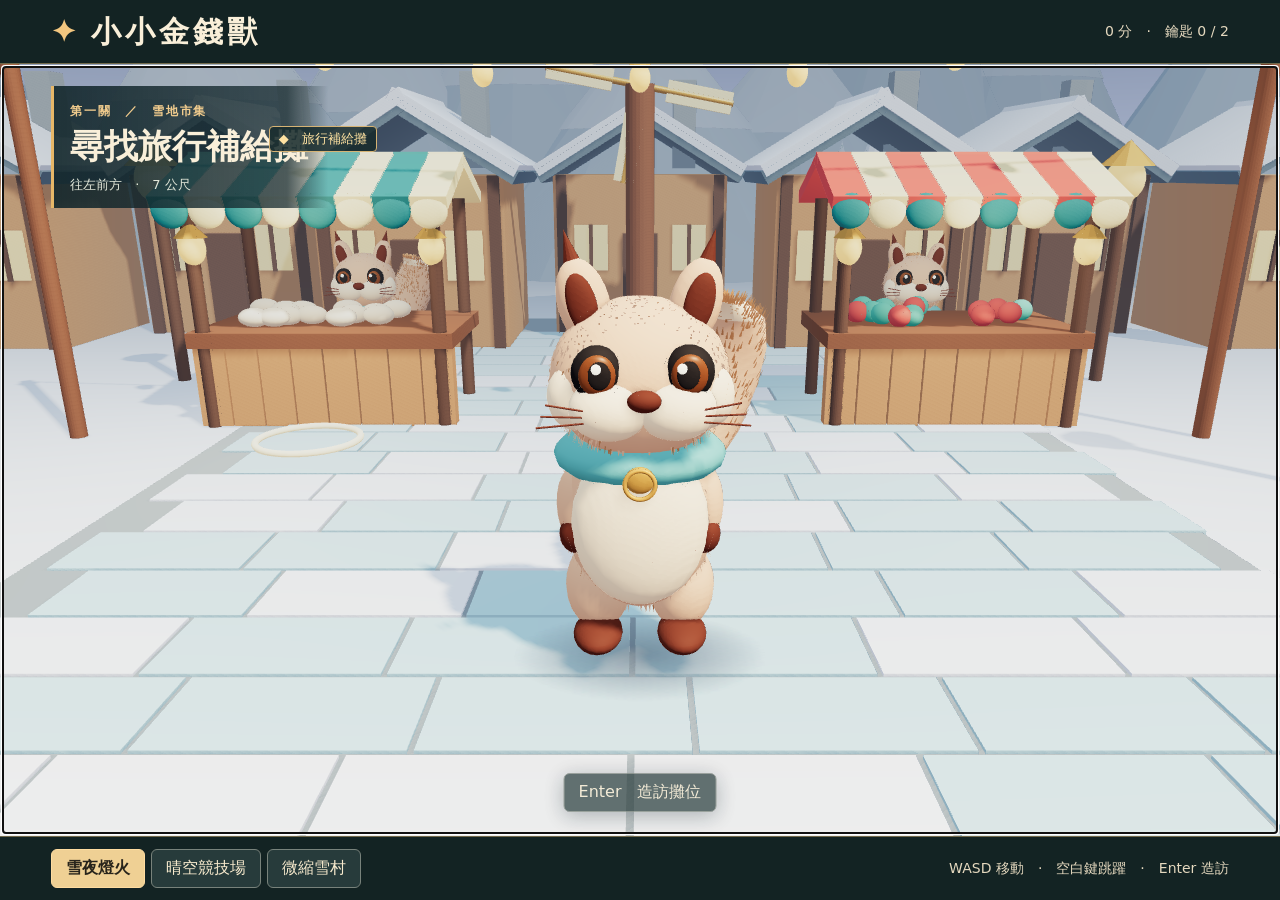
<file: index.html>
<!doctype html><html lang="zh-Hant"><head><base href="./market3d/"><meta charset="utf-8"><meta name="viewport" content="width=device-width,initial-scale=1,viewport-fit=cover"><title>小小金錢獸｜雪山雙攤市集</title><link rel="stylesheet" href="game.css"></head><body><main>
<header><div><span class="sigil">✦</span> 小小金錢獸</div><output id="score">0 分　·　鑰匙 0 / 2</output></header>
<section class="stage" aria-label="可探索的三維雪山市集"><canvas id="world" tabindex="0" aria-label="使用 WASD 移動，空白鍵跳躍，Enter 造訪攤位"></canvas>
<div class="mission"><span id="chapter">第一關　／　雪地市集</span><h1 id="objective">尋找旅行補給攤</h1><small id="distance"></small></div>
<div id="marker" aria-hidden="true">◆　旅行補給攤</div><div id="loading" role="status">正在打開市集大門…</div>
<div class="actionbar"><button id="visit" disabled>Enter　造訪攤位</button></div>
<div class="touch"><div class="pad"><button data-code="KeyW" aria-label="往前">▲</button><button data-code="KeyA" aria-label="往左">◀</button><button data-code="KeyS" aria-label="往後">▼</button><button data-code="KeyD" aria-label="往右">▶</button></div><button data-code="Space">跳躍</button></div>
</section><footer><div class="skins" aria-label="選擇世界風格"><button data-skin="Night" aria-pressed="true">雪夜燈火</button><button data-skin="Day" aria-pressed="false">晴空競技場</button><button data-skin="Felt" aria-pressed="false">微縮雪村</button></div><small>WASD 移動　·　空白鍵跳躍　·　Enter 造訪</small></footer>
<dialog id="shop"><div class="ledger"><div class="eyeline"><span id="shopname"></span><button id="leave">返回市集　×</button></div><h2 id="question"></h2><p id="story"></p><div id="answers"></div><p id="feedback" role="status"></p><button id="confirm" class="primary"></button></div></dialog>
</main><script src="vendor/three.min.js"></script><script src="vendor/GLTFLoader.js"></script><script src="market.js"></script></body></html>
</file>
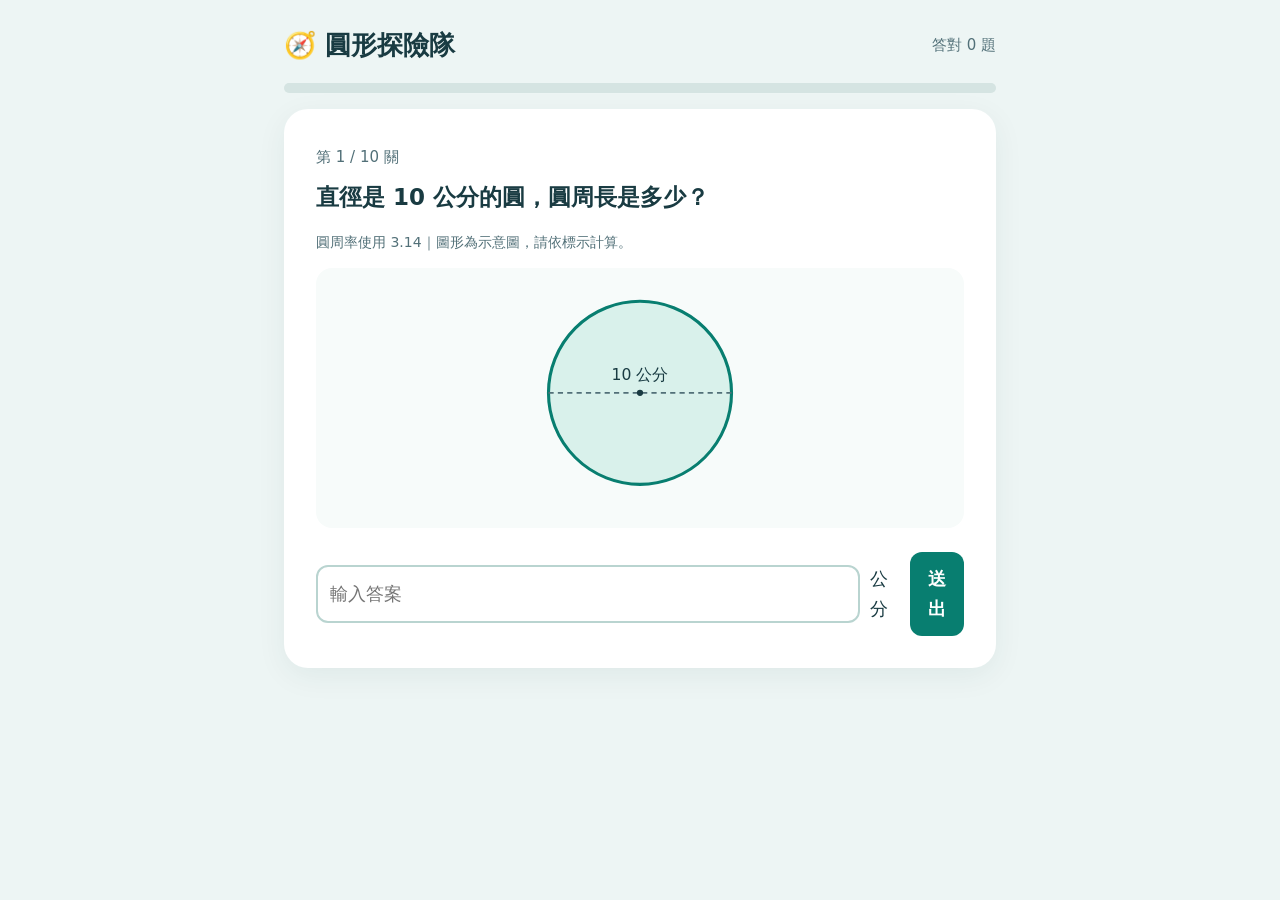
<file: circle_quest.html>
<!doctype html><html lang="zh-Hant"><meta charset="utf-8"><meta name="viewport" content="width=device-width,initial-scale=1"><title>圓形探險隊</title><style>*{box-sizing:border-box}body{margin:0;background:#edf5f4;color:#193b42;font:18px/1.65 system-ui,sans-serif}main{max-width:760px;margin:auto;padding:24px}header{display:flex;justify-content:space-between;align-items:center;gap:12px}h1{font-size:26px;margin:0}small{color:#527078}.track{height:10px;background:#d5e4e2;border-radius:20px;overflow:hidden;margin:16px 0}.fill{height:100%;background:#168b79;transition:width .3s}.panel{background:white;border-radius:24px;padding:clamp(18px,4vw,32px);box-shadow:0 8px 30px #163d4210}h2{font-size:23px;margin:8px 0}svg{width:100%;height:260px;background:#f7fbfa;border-radius:16px}svg text{font-size:15px;fill:#193b42}button,input{font:inherit;border-radius:12px;padding:12px}button{background:#087e70;color:white;border:0;cursor:pointer;font-weight:bold}button:disabled{opacity:.45;cursor:default}input{width:100%;border:2px solid #b9d4d0;min-width:0}form{display:flex;gap:10px;align-items:center;margin-top:16px}#feedback{margin-top:18px;padding:16px;background:#eef6f4;border-radius:14px}#next{margin-top:16px;width:100%}.muted{color:#527078;font-size:14px}.bad{color:#a34423}.good{color:#087e70}ol{padding-left:24px}li{margin:8px 0}button:focus-visible,input:focus-visible{outline:3px solid #e5a323} [hidden]{display:none!important}</style><main><header><h1>🧭 圓形探險隊</h1><small id="score"></small></header><div class="track" role="progressbar" aria-label="闖關進度" aria-valuemin="0" aria-valuemax="10"><div class="fill" id="fill"></div></div><section class="panel" id="panel"><small id="level"></small><h2 id="question"></h2><p class="muted">圓周率使用 3.14｜圖形為示意圖，請依標示計算。</p><svg id="diagram" viewBox="0 0 320 250" role="img"></svg><form id="form"><input id="answer" type="number" step="any" min="0" required placeholder="輸入答案" aria-label="答案"><span>公分</span><button id="submit">送出</button></form><div id="feedback" aria-live="polite" hidden></div><button id="next" hidden>前往下一關 →</button></section></main><script>
const line=(x,y,X,Y)=>`<path d="M${x} ${y} L${X} ${Y}" stroke="#527078" stroke-width="1.6" stroke-dasharray="5 4" fill="none"/>`, txt=(x,y,t)=>`<text x="${x}" y="${y}" text-anchor="middle">${t}</text>`, shape=d=>`<path d="${d}" fill="#d9f1eb" stroke="#087e70" stroke-width="3" stroke-linejoin="round"/>`;
function circle(label,diam){return `<circle cx="160" cy="120" r="88" fill="#d9f1eb" stroke="#087e70" stroke-width="3"/>`+line(diam?72:160,120,248,120)+`<circle cx="160" cy="120" r="3" fill="#193b42"/>`+txt(diam?160:204,108,label)}
function sector(a,r){let cx=160,cy=125,R=90,start=-90,end=start+a,pt=t=>[cx+R*Math.cos(t*Math.PI/180),cy+R*Math.sin(t*Math.PI/180)],p=pt(start),q=pt(end),s=26,u=[cx,cy-s],v=[cx+s*Math.cos(end*Math.PI/180),cy+s*Math.sin(end*Math.PI/180)];return shape(`M${cx} ${cy} L${p.join(' ')} A${R} ${R} 0 ${a>180?1:0} 1 ${q.join(' ')} Z`)+`<path d="M${u.join(' ')} A${s} ${s} 0 ${a>180?1:0} 1 ${v.join(' ')}" fill="none" stroke="#527078"/>`+txt(124,77,`${r} 公分`)+txt(cx+48*Math.cos((start+a/2)*Math.PI/180),cy+48*Math.sin((start+a/2)*Math.PI/180)+5,`${a}°`)}
const qs=[
['直徑是 10 公分的圓，圓周長是多少？',31.4,circle('10 公分',true),'10 × 3.14 = 31.4','圓周長＝直徑 × 圓周率。'],
['半徑是 7 公分的圓，圓周長是多少？',43.96,circle('7 公分',false),'7 × 2 × 3.14 = 43.96','先將半徑乘以 2 得到直徑。'],
['圓周長是 62.8 公分，半徑是多少？',10,circle('？公分',false)+txt(160,235,'圓周長 62.8 公分'),'62.8 ÷ 3.14 ÷ 2 = 10','先求直徑，再除以 2。'],
['半徑是 10 公分的半圓形，周長是多少？',51.4,sector(180,10),'10 × 2 × 3.14 ÷ 2 + 10 × 2 = 51.4','半圓形周長＝半圓弧長＋直徑。'],
['半徑 8 公分、圓心角 90° 的扇形，周長是多少？',28.56,sector(90,8),'8 × 2 × 3.14 × 90 ÷ 360 + 8 × 2 = 28.56','弧長是整個圓周長的四分之一，再加兩條半徑。'],
['半徑 12 公分、圓心角 60° 的扇形，周長是多少？',36.56,sector(60,12),'12 × 2 × 3.14 × 60 ÷ 360 + 12 × 2 = 36.56','弧長是整個圓周長的六分之一。'],
['半徑 15 公分、圓心角 120° 的扇形，周長是多少？',61.4,sector(120,15),'15 × 2 × 3.14 × 120 ÷ 360 + 15 × 2 = 61.4','弧長是整個圓周長的三分之一，再加兩條半徑。'],
['半徑 10 公分、圓心角 270° 的扇形，周長是多少？',67.1,sector(270,10),'10 × 2 × 3.14 × 270 ÷ 360 + 10 × 2 = 67.1','270° 是四分之三圓，別漏掉兩條半徑。'],
['跑道兩端是直徑 8 公分的半圓，中間兩條直線各長 12 公分。外圍周長是多少？',49.12,shape('M100 70 H220 A50 50 0 0 1 220 170 H100 A50 50 0 0 1 100 70 Z')+line(100,70,100,170)+line(220,70,220,170)+txt(160,58,'12 公分')+txt(126,125,'8 公分'),'8 × 3.14 + 12 × 2 = 49.12','兩個半圓弧合成一個完整圓周；虛線是內部線段，不計入周長。'],
['正方形邊長 10 公分，右上角挖去半徑 5 公分的四分之一圓（圓心在原右上角）。剩餘圖形周長是多少？',37.85,shape('M70 40 H160 A90 90 0 0 0 250 130 V220 H70 Z')+line(160,40,250,40)+line(250,40,250,130)+txt(115,30,'5 公分')+txt(204,30,'5 公分')+txt(160,241,'10 公分')+txt(42,135,'10')+txt(278,180,'5'),'10 × 2 + 5 × 2 + 5 × 2 × 3.14 ÷ 4 = 37.85','外圍包含兩條完整邊、兩條剩下的短邊及四分之一圓弧；挖掉的虛線不算。']];

const key='circleQuestLastSetV1';
const fixed=[10,7,10,10,8,12,15,10,8,12,10,5];
const pools=[[6,8,10,12,14,16,18,20],[4,5,6,7,8,9,10,12],[5,6,8,10,12,15,20],[4,6,8,10,12,14,16],[4,6,8,10,12,14,16],[3,6,9,12,15,18,21],[3,6,9,12,15,18,21],[4,6,8,10,12,14,16],[4,6,8,10,12,14],[8,10,12,14,16,18],[8,10,12,14,16,18,20],[2,3,4,5,6,7]];
let prev=null;try{prev=JSON.parse(localStorage.getItem(key))}catch(e){}
if(prev && (!Array.isArray(prev)||prev.length!==fixed.length))prev=null;
let vals=prev?pools.map((p,j)=>{let a=p.filter(x=>x!==prev[j]);return a[Math.floor(Math.random()*a.length)]}):fixed.slice();
if(prev){vals[11]=vals[10]/2;}
try{localStorage.setItem(key,JSON.stringify(vals))}catch(e){}
const round=n=>Math.round(n*100)/100;
let [d,r,rr,h,a,b,c,e,w,l,s,t]=vals;
function setQ(j,question,answer,diagram,formula){qs[j]=[question,round(answer),diagram,formula+' = '+round(answer),qs[j][4]]}
setQ(0,'直徑是 '+d+' 公分的圓，圓周長是多少？',d*3.14,circle(d+' 公分',true),d+' × 3.14');
setQ(1,'半徑是 '+r+' 公分的圓，圓周長是多少？',r*6.28,circle(r+' 公分',false),r+' × 2 × 3.14');
setQ(2,'圓周長是 '+round(rr*6.28)+' 公分，半徑是多少？',rr,circle('？公分',false)+txt(160,235,'圓周長 '+round(rr*6.28)+' 公分'),round(rr*6.28)+' ÷ 3.14 ÷ 2');
[[3,h,180],[4,a,90],[5,b,60],[6,c,120],[7,e,270]].forEach(([j,n,angle])=>setQ(j,j===3?'半徑是 '+n+' 公分的半圓形，周長是多少？':'半徑 '+n+' 公分、圓心角 '+angle+'° 的扇形，周長是多少？',n*6.28*angle/360+2*n,sector(angle,n),n+' × 2 × 3.14 × '+angle+' ÷ 360 + '+n+' × 2'));
setQ(8,'跑道兩端是直徑 '+w+' 公分的半圓，中間兩條直線各長 '+l+' 公分。外圍周長是多少？',w*3.14+2*l,shape('M100 70 H220 A50 50 0 0 1 220 170 H100 A50 50 0 0 1 100 70 Z')+line(100,70,100,170)+line(220,70,220,170)+txt(160,58,l+' 公分')+txt(126,125,w+' 公分'),w+' × 3.14 + '+l+' × 2');
setQ(9,'正方形邊長 '+s+' 公分，右上角挖去半徑 '+t+' 公分的四分之一圓（圓心在原右上角）。剩餘圖形周長是多少？',2*s+2*(s-t)+t*6.28/4,shape('M70 40 H160 A90 90 0 0 0 250 130 V220 H70 Z')+line(160,40,250,40)+line(250,40,250,130)+txt(115,30,(s-t)+' 公分')+txt(204,30,t+' 公分')+txt(160,241,s+' 公分')+txt(42,135,s)+txt(278,180,s-t),s+' × 2 + '+(s-t)+' × 2 + '+t+' × 2 × 3.14 ÷ 4');

let i=0,correct=0,history=[];const $=id=>document.getElementById(id);function render(){let q=qs[i];$('level').textContent=`第 ${i+1} / 10 關`; $('score').textContent=`答對 ${correct} 題`; $('fill').style.width=i*10+'%';document.querySelector('.track').setAttribute('aria-valuenow',i);$('question').textContent=q[0];$('diagram').innerHTML=q[2];$('diagram').setAttribute('aria-label',q[0]);$('answer').value='';$('answer').disabled=false;$('submit').disabled=false;$('feedback').hidden=true;$('next').hidden=true;}
$('form').addEventListener('submit',e=>{e.preventDefault();if($('submit').disabled)return;let q=qs[i],v=Number($('answer').value),ok=Math.abs(v-q[1])<0.000001;history.push({v,ok});if(ok)correct++;$('score').textContent=`答對 ${correct} 題`;$('fill').style.width=(i+1)*10+'%';document.querySelector('.track').setAttribute('aria-valuenow',i+1);$('feedback').innerHTML=`<strong class="${ok?'good':'bad'}">${ok?'✓ 答對了！':'再看看解題方法！'}</strong><div>你的答案：${v} 公分</div><div><b>正確答案：${q[1]} 公分</b></div><div>算式：${q[3]}</div><div>觀念：${q[4]}</div>`;$('feedback').hidden=false;$('answer').disabled=true;$('submit').disabled=true;$('next').hidden=false;$('next').textContent=i===9?'查看闖關成果':'前往下一關 →';$('next').focus()});$('next').onclick=()=>{if(i<9){i++;render();$('answer').focus();return} $('panel').innerHTML=`<h2>🏆 闖關完成！</h2><h1>${correct*10} 分</h1><p>共答對 ${correct} / 10 題。${correct===10?'太棒了，全部答對！':'每一次訂正都是進步！'}</p><h3>作答紀錄</h3><ol>${history.map((h,j)=>`<li><b class="${h.ok?'good':'bad'}">${h.ok?'✓':'✗'} 第 ${j+1} 關</b><br>${qs[j][0]}<br>你的答案：${h.v}；正解：${qs[j][1]}<br><small>${qs[j][3]}</small></li>`).join('')}</ol><button onclick="location.reload()">重新挑戰</button>`};render();</script></html>
</file>
